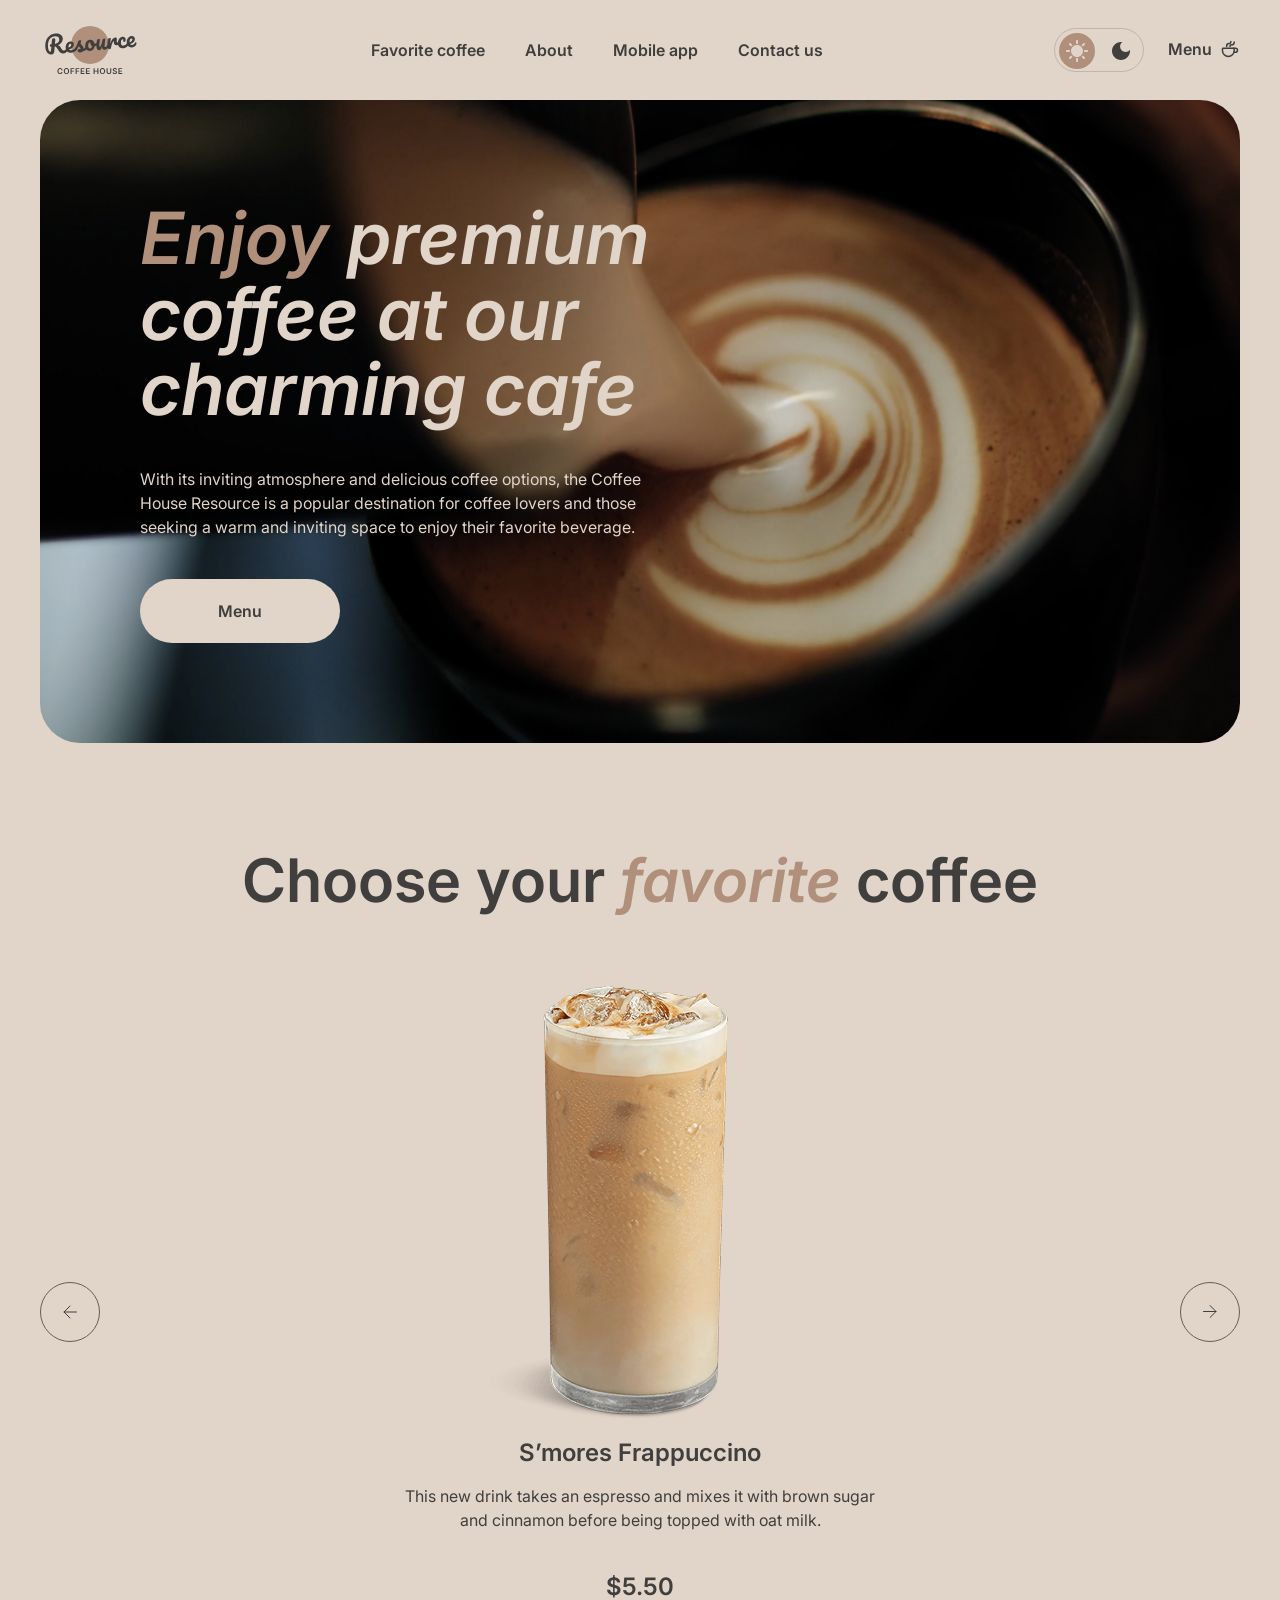
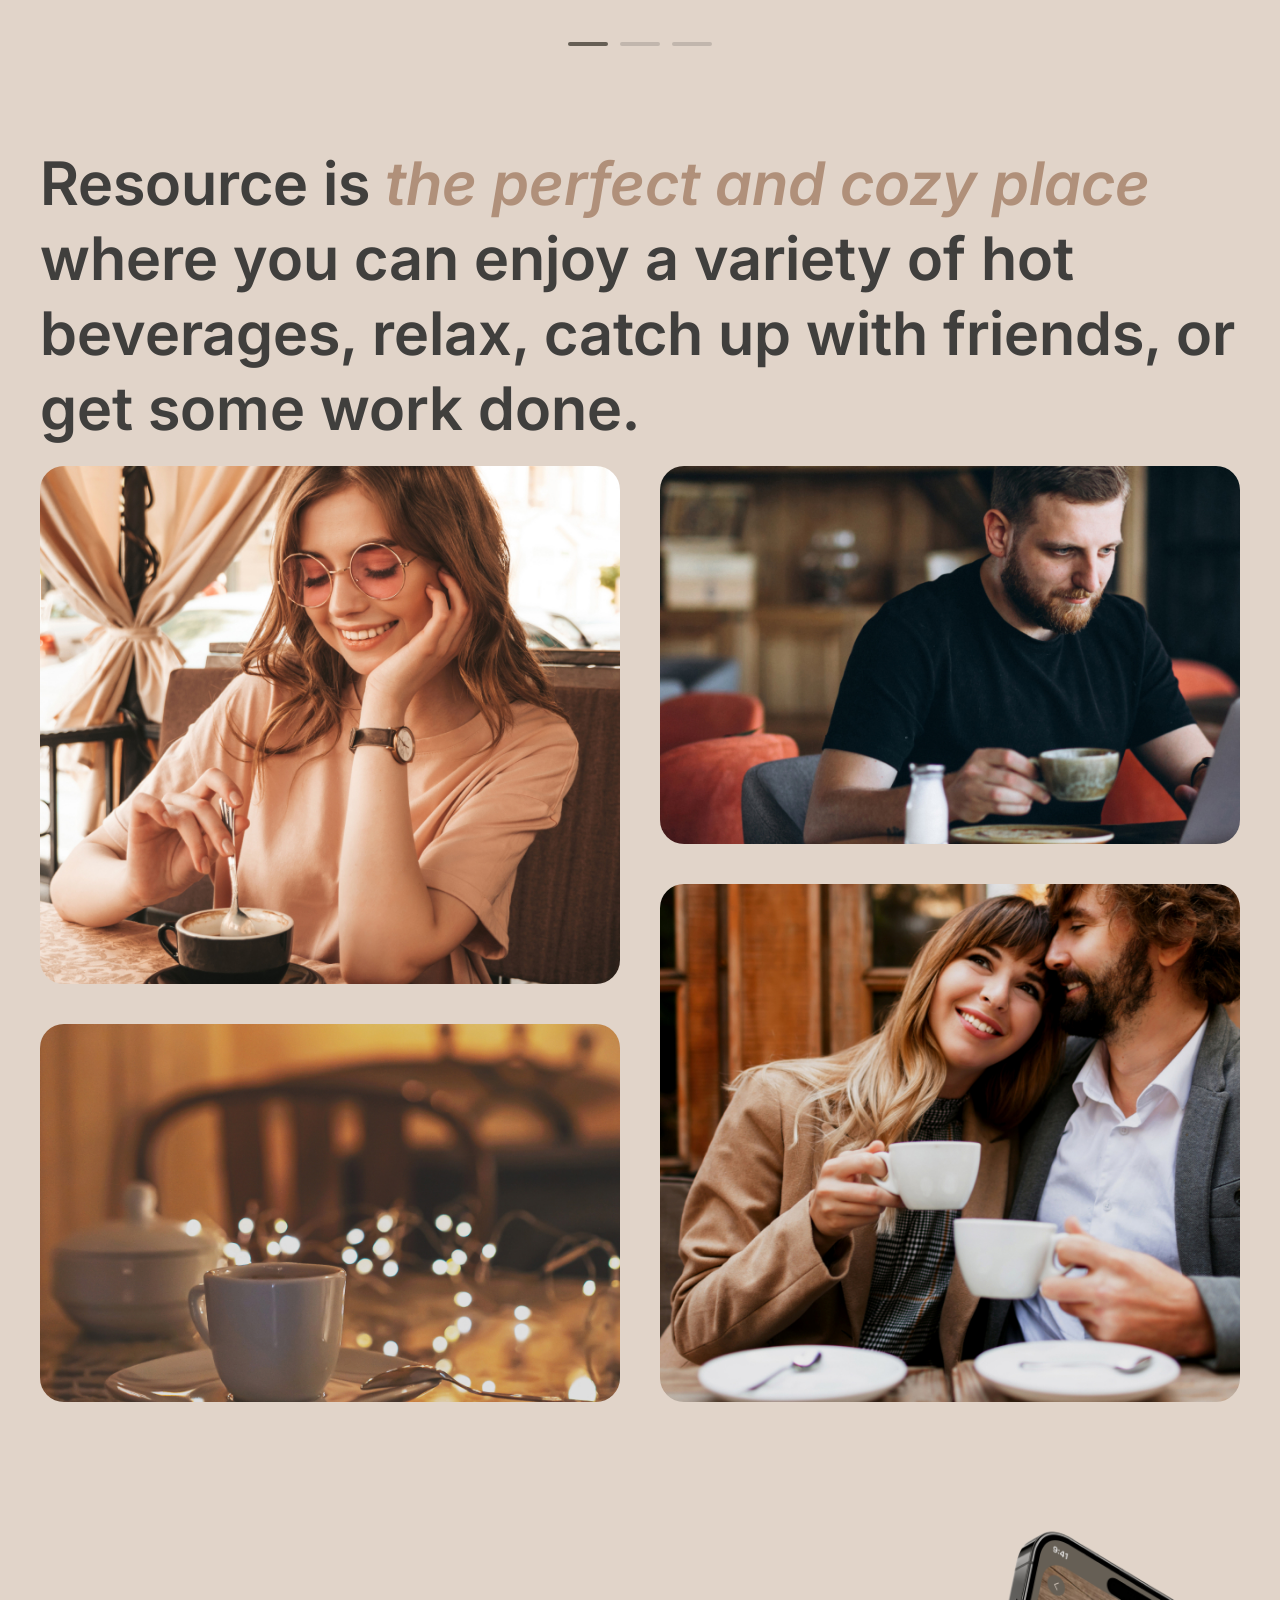
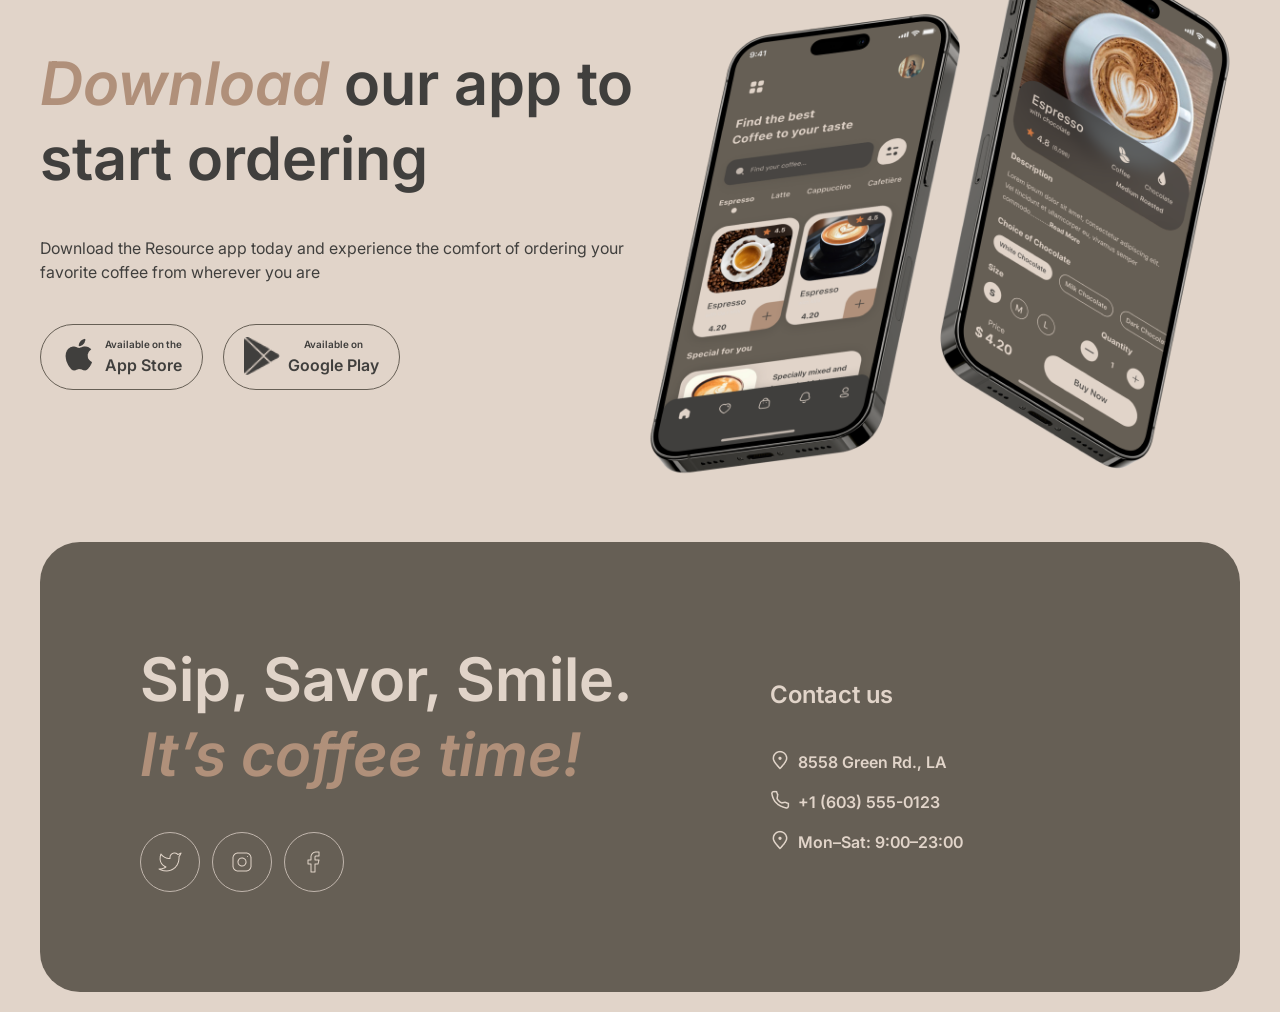
<file: index.html>
<!doctype html>
<html lang="en">
  <head>
    <meta charset="UTF-8" />
    <meta name="viewport" content="width=device-width, initial-scale=1.0" />
    <title>Coffee House</title>
    <link rel="stylesheet" href="styles/style.css" />
    <link rel="icon" href="./assets/images/icon.ico" type="image/x-icon" />
    <script src="./scripts/products.js" defer></script>
    <script src="scripts/script.js" defer></script>
  </head>
  <body>
    <div class="wrapper">
      <header class="header">
        <div class="header__container">
          <div class="header__body">
            <a href="#" class="header__logo">
              <img
                src="./assets/images/logo.svg"
                alt="logo"
                class="header__img header__img_light"
              />
              <img
                src="./assets/images/logo-dark.svg"
                alt="logo"
                class="header__img header__img_dark"
              />
            </a>
            <nav class="header__menu menu">
              <ul class="menu__list">
                <li class="menu__item">
                  <a href="#favorite" class="menu__link">Favorite coffee</a>
                </li>
                <li class="menu__item">
                  <a href="#about" class="menu__link">About</a>
                </li>
                <li class="menu__item">
                  <a href="#app" class="menu__link">Mobile app</a>
                </li>
                <li class="menu__item">
                  <a href="#footer" class="menu__link">Contact us</a>
                </li>
                <li class="menu__item menu__item_hide">
                  <a href="menu.html" class="menu__link menu__link_cup">Menu</a>
                  <img src="./assets/images/cup.svg" alt="cup" class="menu__img" />
                  <img
                    src="./assets/images/cup-dark.svg"
                    alt="cup"
                    class="menu__img menu__img_dark"
                  />
                </li>
              </ul>
            </nav>
            <div class="right">
              <div class="control">
                <div class="control_body">
                  <div class="control_light">
                    <svg
                      class="icon-l-default"
                      width="36"
                      height="36"
                      viewBox="0 0 36 36"
                      fill="none"
                      xmlns="http://www.w3.org/2000/svg"
                    >
                      <rect width="36" height="36" rx="18" fill="#B0907A" />
                      <path
                        d="M17 10V8C17 7.45 17.45 7 18 7C18.55 7 19 7.45 19 8V10C19 10.55 18.55 11 18 11C17.45 11 17 10.55 17 10ZM24.36 13.05L25.77 11.63C26.16 11.24 26.16 10.61 25.77 10.22C25.38 9.83 24.75 9.83 24.36 10.22L22.95 11.64C22.56 12.03 22.56 12.66 22.95 13.05C23.34 13.44 23.97 13.44 24.36 13.05ZM28 17H26C25.45 17 25 17.45 25 18C25 18.55 25.45 19 26 19H28C28.55 19 29 18.55 29 18C29 17.45 28.55 17 28 17ZM18 25C17.45 25 17 25.45 17 26V28C17 28.55 17.45 29 18 29C18.55 29 19 28.55 19 28V26C19 25.45 18.55 25 18 25ZM11.64 13.05L10.22 11.64C9.83 11.25 9.83 10.61 10.22 10.23C10.61 9.85 11.25 9.84 11.63 10.23L13.04 11.64C13.43 12.03 13.43 12.67 13.04 13.05C12.65 13.43 12.02 13.44 11.64 13.05ZM22.95 22.95C22.56 23.34 22.56 23.98 22.95 24.36L24.36 25.77C24.75 26.16 25.39 26.16 25.77 25.77C26.16 25.38 26.16 24.74 25.77 24.36L24.36 22.95C23.98 22.56 23.34 22.56 22.95 22.95ZM8 19H10C10.55 19 11 18.55 11 18C11 17.45 10.55 17 10 17H8C7.45 17 7 17.45 7 18C7 18.55 7.45 19 8 19ZM11.64 25.78L13.05 24.37C13.44 23.98 13.44 23.34 13.05 22.96C12.66 22.58 12.02 22.57 11.64 22.96L10.23 24.37C9.84 24.76 9.84 25.4 10.23 25.78C10.61 26.17 11.25 26.17 11.64 25.78ZM18 12C14.69 12 12 14.69 12 18C12 21.31 14.69 24 18 24C21.31 24 24 21.31 24 18C24 14.69 21.31 12 18 12Z"
                        fill="#E1D4C9"
                      />
                    </svg>
                    <svg
                      class="icon-l-hover"
                      width="36"
                      height="36"
                      viewBox="0 0 44 40"
                      fill="none"
                      xmlns="http://www.w3.org/2000/svg"
                    >
                      <path
                        d="M21 12V10C21 9.45 21.45 9 22 9C22.55 9 23 9.45 23 10V12C23 12.55 22.55 13 22 13C21.45 13 21 12.55 21 12ZM28.36 15.05L29.77 13.63C30.16 13.24 30.16 12.61 29.77 12.22C29.38 11.83 28.75 11.83 28.36 12.22L26.95 13.64C26.56 14.03 26.56 14.66 26.95 15.05C27.34 15.44 27.97 15.44 28.36 15.05ZM32 19H30C29.45 19 29 19.45 29 20C29 20.55 29.45 21 30 21H32C32.55 21 33 20.55 33 20C33 19.45 32.55 19 32 19ZM22 27C21.45 27 21 27.45 21 28V30C21 30.55 21.45 31 22 31C22.55 31 23 30.55 23 30V28C23 27.45 22.55 27 22 27ZM15.64 15.05L14.22 13.64C13.83 13.25 13.83 12.61 14.22 12.23C14.61 11.85 15.25 11.84 15.63 12.23L17.04 13.64C17.43 14.03 17.43 14.67 17.04 15.05C16.65 15.43 16.02 15.44 15.64 15.05ZM26.95 24.95C26.56 25.34 26.56 25.98 26.95 26.36L28.36 27.77C28.75 28.16 29.39 28.16 29.77 27.77C30.16 27.38 30.16 26.74 29.77 26.36L28.36 24.95C27.98 24.56 27.34 24.56 26.95 24.95ZM12 21H14C14.55 21 15 20.55 15 20C15 19.45 14.55 19 14 19H12C11.45 19 11 19.45 11 20C11 20.55 11.45 21 12 21ZM15.64 27.78L17.05 26.37C17.44 25.98 17.44 25.34 17.05 24.96C16.66 24.58 16.02 24.57 15.64 24.96L14.23 26.37C13.84 26.76 13.84 27.4 14.23 27.78C14.61 28.17 15.25 28.17 15.64 27.78ZM22 14C18.69 14 16 16.69 16 20C16 23.31 18.69 26 22 26C25.31 26 28 23.31 28 20C28 16.69 25.31 14 22 14Z"
                        fill="#E1D4C9"
                      />
                    </svg>
                  </div>
                  <div class="control_dark">
                    <svg
                      class="icon-default"
                      width="36"
                      height="36"
                      viewBox="0 0 36 36"
                      fill="none"
                      xmlns="http://www.w3.org/2000/svg"
                    >
                      <path
                        d="M18 9C13.03 9 9 13.03 9 18C9 22.97 13.03 27 18 27C22.97 27 27 22.97 27 18C27 17.54 26.96 17.08 26.9 16.64C25.92 18.01 24.32 18.9 22.5 18.9C19.52 18.9 17.1 16.48 17.1 13.5C17.1 11.69 17.99 10.08 19.36 9.1C18.92 9.04 18.46 9 18 9Z"
                        fill="#403F3D"
                      />
                    </svg>
                    <svg
                      class="icon-hover"
                      width="36"
                      height="36"
                      viewBox="0 0 36 36"
                      fill="none"
                      xmlns="http://www.w3.org/2000/svg"
                    >
                      <rect width="36" height="36" rx="18" fill="#665F55" />
                      <path
                        d="M18 9C13.03 9 9 13.03 9 18C9 22.97 13.03 27 18 27C22.97 27 27 22.97 27 18C27 17.54 26.96 17.08 26.9 16.64C25.92 18.01 24.32 18.9 22.5 18.9C19.52 18.9 17.1 16.48 17.1 13.5C17.1 11.69 17.99 10.08 19.36 9.1C18.92 9.04 18.46 9 18 9Z"
                        fill="#E1D4C9"
                      />
                    </svg>
                  </div>
                </div>
              </div>
              <div class="menu__menu">
                <a href="menu.html" class="menu__link menu__link_cup">
                  <span>Menu</span>
                  <img src="./assets/images/cup.svg" alt="cup" class="menu__cup" />
                  <img
                    src="./assets/images/cup-dark.svg"
                    alt="cup"
                    class="menu__cup menu__cup_dark"
                  />
                </a>
              </div>
              <div class="header__icon">
                <span></span>
              </div>
            </div>
          </div>
        </div>
      </header>
      <main class="mainpage">
        <section class="hero">
          <div class="hero__container">
            <div class="hero__body">
              <div class="hero__block">
                <h1 class="hero__title"><span>Enjoy</span> premium coffee at our charming cafe</h1>
                <p class="hero__substring">
                  With its inviting atmosphere and delicious coffee options, the Coffee House
                  Resource is a popular destination for coffee lovers and those seeking a warm and
                  inviting space to enjoy their favorite beverage.
                </p>
                <a href="menu.html" class="hero__link">
                  <span>Menu</span>
                  <img src="./assets/images/cup.svg" alt="icon" class="hero__icon" />
                  <img
                    src="./assets/images/cup-dark.svg"
                    alt="icon"
                    class="hero__icon hero__icon_dark"
                  />
                </a>
              </div>
            </div>
          </div>
        </section>
        <section class="products" id="favorite">
          <div class="products__container">
            <div class="products__body">
              <h2 class="products__title title">Choose your <span>favorite</span> coffee</h2>
              <div class="products__slider slider">
                <div class="slider__body">
                  <div class="slider__line">
                    <div class="slider__slide slide">
                      <div class="slide__image">
                        <img src="./assets/images/frapp.png" alt="frapp" class="slide__img" />
                      </div>
                      <div class="slide__content">
                        <h3 class="slide__title">S’mores Frappuccino</h3>
                        <p class="slide__subtitle">
                          This new drink takes an espresso and mixes it with brown sugar and
                          cinnamon before being topped with oat milk.
                        </p>
                        <span class="slide__price"> $5.50 </span>
                      </div>
                    </div>
                    <div class="slider__slide slide">
                      <div class="slide__image">
                        <img src="./assets/images/caramel.png" alt="caramel" class="slide__img" />
                      </div>
                      <div class="slide__content">
                        <h3 class="slide__title">Caramel Macchiato</h3>
                        <p class="slide__subtitle">
                          Fragrant and unique classic espresso with rich caramel-peanut syrup, with
                          the addition of delicate cream under whipped thick foam.
                        </p>
                        <span class="slide__price"> $5.00 </span>
                      </div>
                    </div>
                    <div class="slider__slide slide">
                      <div class="slide__image">
                        <img src="./assets/images/ice.png" alt="ice" class="slide__img" />
                      </div>
                      <div class="slide__content">
                        <h3 class="slide__title">Ice coffee</h3>
                        <p class="slide__subtitle">
                          A popular summer drink that tones and invigorates. Prepared from coffee,
                          milk and ice.
                        </p>
                        <span class="slide__price"> $4.50 </span>
                      </div>
                    </div>
                  </div>
                </div>
                <div class="slider__pagination">
                  <button class="slider__btn act"></button>
                  <button class="slider__btn"></button>
                  <button class="slider__btn"></button>
                </div>
                <div class="slider__arrow slider__arrow_left">
                  <svg
                    class="_left"
                    width="24"
                    height="24"
                    viewBox="0 0 24 24"
                    fill="none"
                    xmlns="http://www.w3.org/2000/svg"
                  >
                    <path
                      d="M18.5 12H6M12 18L6 12L12 6"
                      stroke-linecap="round"
                      stroke-linejoin="round"
                    />
                  </svg>
                </div>
                <div class="slider__arrow slider__arrow_right">
                  <svg
                    class="_right"
                    width="14"
                    height="13"
                    viewBox="0 0 14 13"
                    fill="none"
                    xmlns="http://www.w3.org/2000/svg"
                  >
                    <path
                      d="M0.5 6.5H13M7 12.5L13 6.5L7 0.5"
                      stroke-linecap="round"
                      stroke-linejoin="round"
                    />
                  </svg>
                </div>
              </div>
            </div>
          </div>
        </section>
        <section class="resource" id="about">
          <div class="resource__container">
            <div class="resource__body">
              <h2 class="resource__title title">
                Resource is <span>the perfect and cozy place</span> where you can enjoy a variety of
                hot beverages, relax, catch up with friends, or get some work done.
              </h2>
              <div class="resource__gallery">
                <div class="resource__col">
                  <div class="resource__img-wrap resource__img-wrap_tall">
                    <img src="./assets/images/img1.jpg" alt="image" class="resource__img" />
                  </div>
                  <div class="resource__img-wrap resource__img-wrap_short">
                    <img src="./assets/images/img2.jpg" alt="image" class="resource__img _hide" />
                  </div>
                </div>
                <div class="resource__col">
                  <div class="resource__img-wrap resource__img-wrap_short">
                    <img src="./assets/images/img3.jpg" alt="image" class="resource__img" />
                  </div>
                  <div class="resource__img-wrap resource__img-wrap_tall">
                    <img src="./assets/images/img4.jpg" alt="image" class="resource__img" />
                  </div>
                </div>
              </div>
            </div>
          </div>
        </section>
        <section class="app" id="app">
          <div class="app__container">
            <div class="app__body">
              <div class="app__left">
                <h2 class="app__title title"><span>Download</span> our app to start ordering</h2>
                <div class="app__subtitle">
                  Download the Resource app today and experience the comfort of ordering your
                  favorite coffee from wherever you are
                </div>
                <div class="app__btns">
                  <a href="#" class="app__btn btn">
                    <div class="btn__image">
                      <img
                        src="./assets/images/app.png"
                        alt="play"
                        class="btn__img btn__img_light"
                      />
                      <img
                        src="./assets/images/app-dark.png"
                        alt="play"
                        class="btn__img btn__img_hide"
                      />
                    </div>
                    <div class="btn__text">
                      <span class="btn__title">Available on the</span>
                      <span class="btn__name">App Store</span>
                    </div>
                  </a>
                  <a href="#" class="app__btn btn">
                    <div class="btn__image">
                      <img
                        src="./assets/images/play.png"
                        alt="play"
                        class="btn__img btn__img_light"
                      />
                      <img
                        src="./assets/images/play-dark.png"
                        alt="play"
                        class="btn__img btn__img_hide"
                      />
                    </div>
                    <div class="btn__text">
                      <span class="btn__title">Available on</span>
                      <span class="btn__name">Google Play</span>
                    </div>
                  </a>
                </div>
              </div>
              <div class="app__right">
                <img src="./assets/images/phone.png" alt="phone" class="app__image" />
              </div>
            </div>
          </div>
        </section>
      </main>
      <footer class="footer" id="footer">
        <div class="footer__container">
          <div class="footer__body">
            <div class="footer__info">
              <div class="footer__title title">
                Sip, Savor, Smile. <span>It’s coffee time!</span>
              </div>
              <div class="footer__social">
                <a href="#" class="footer__link">
                  <img src="./assets/images/twt.png" alt="twt" class="footer__img" />
                </a>
                <a href="#" class="footer__link">
                  <img src="./assets/images/inst.png" alt="inst" class="footer__img" />
                </a>
                <a href="#" class="footer__link">
                  <img src="./assets/images/fb.png" alt="fb" class="footer__img" />
                </a>
              </div>
            </div>
            <div class="footer__contacts contacts">
              <span class="contacts__title">Contact us</span>
              <div class="contacts__block">
                <a
                  href="https://maps.app.goo.gl/datBsi4hjNVV6nEj8"
                  target="_blank"
                  class="contacts__contact contacts__contact_address"
                  >8558 Green Rd., LA</a
                >
                <a href="tel:+16035550123" class="contacts__contact contacts__contact_phone"
                  >+1 (603) 555-0123</a
                >
                <div class="contacts__contact contacts__contact_hours">Mon–Sat: 9:00–23:00</div>
              </div>
            </div>
          </div>
        </div>
      </footer>
    </div>
  </body>
</html>
</file>
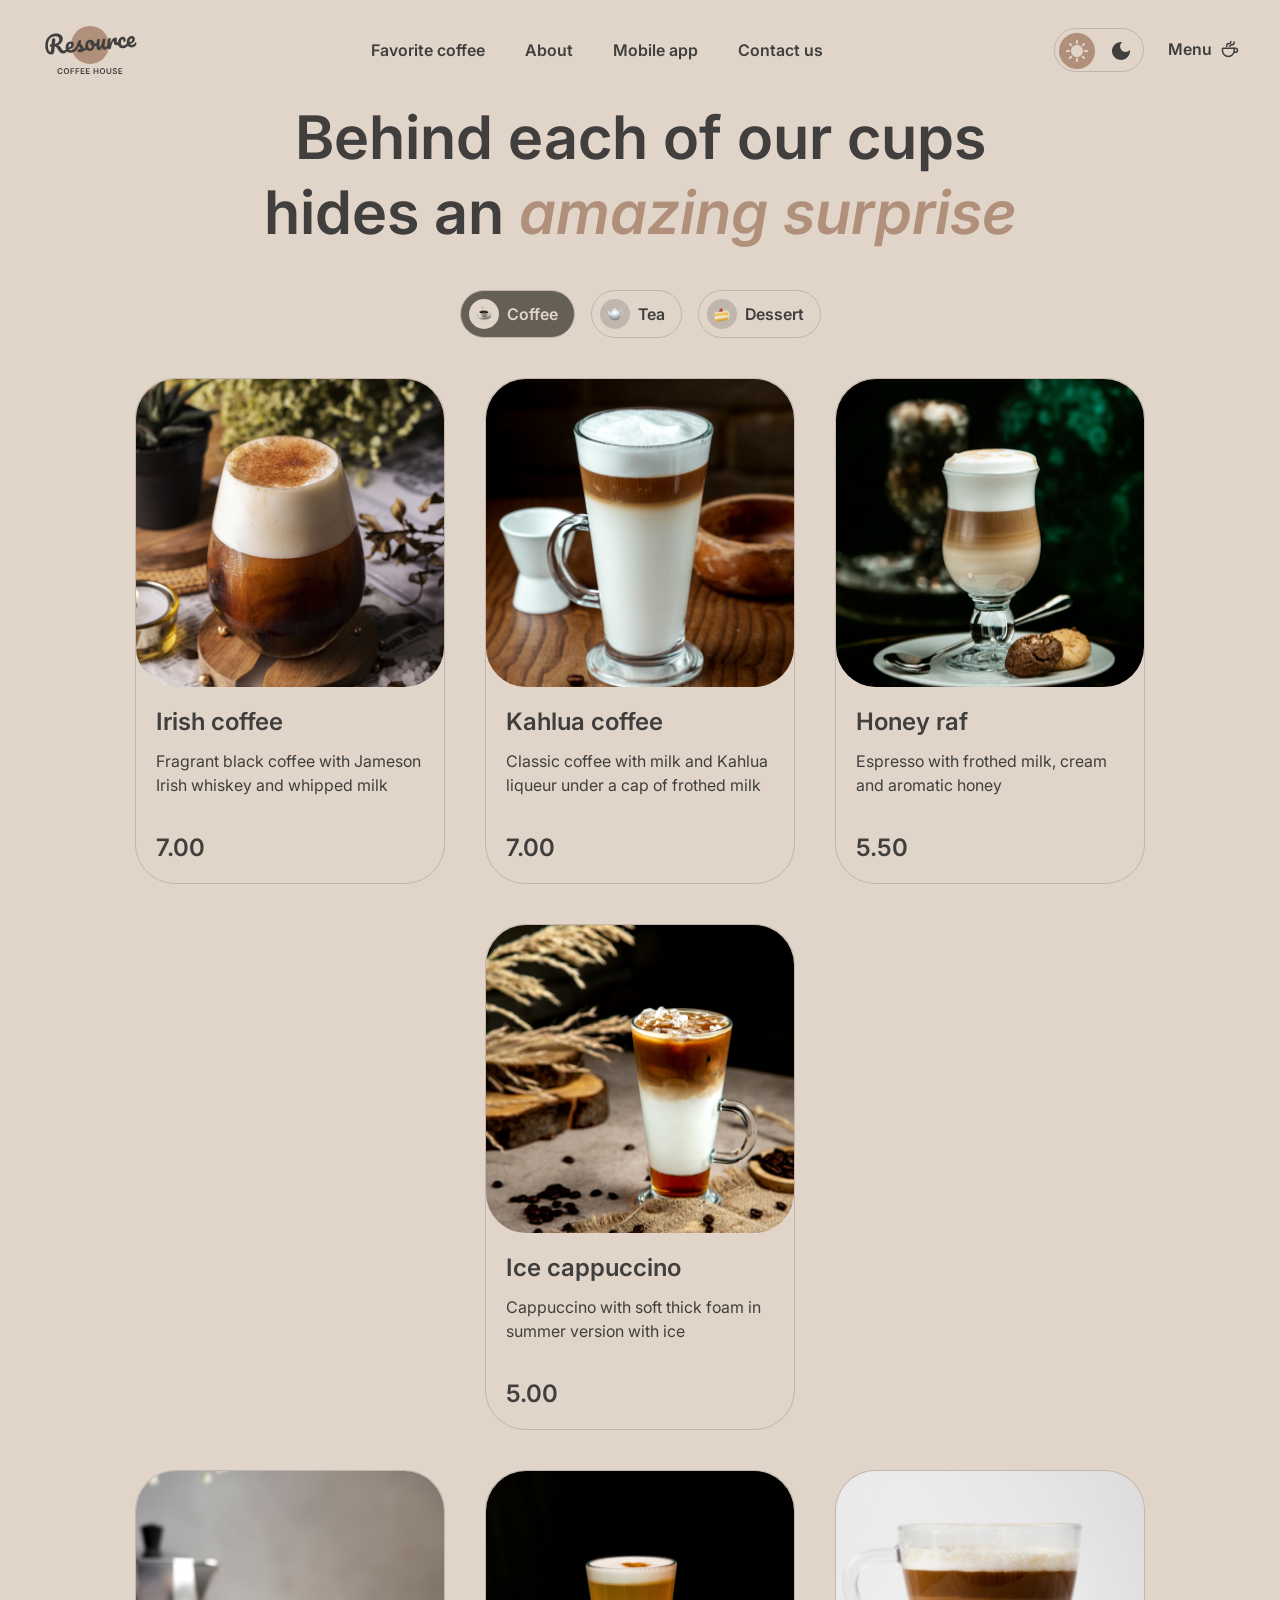
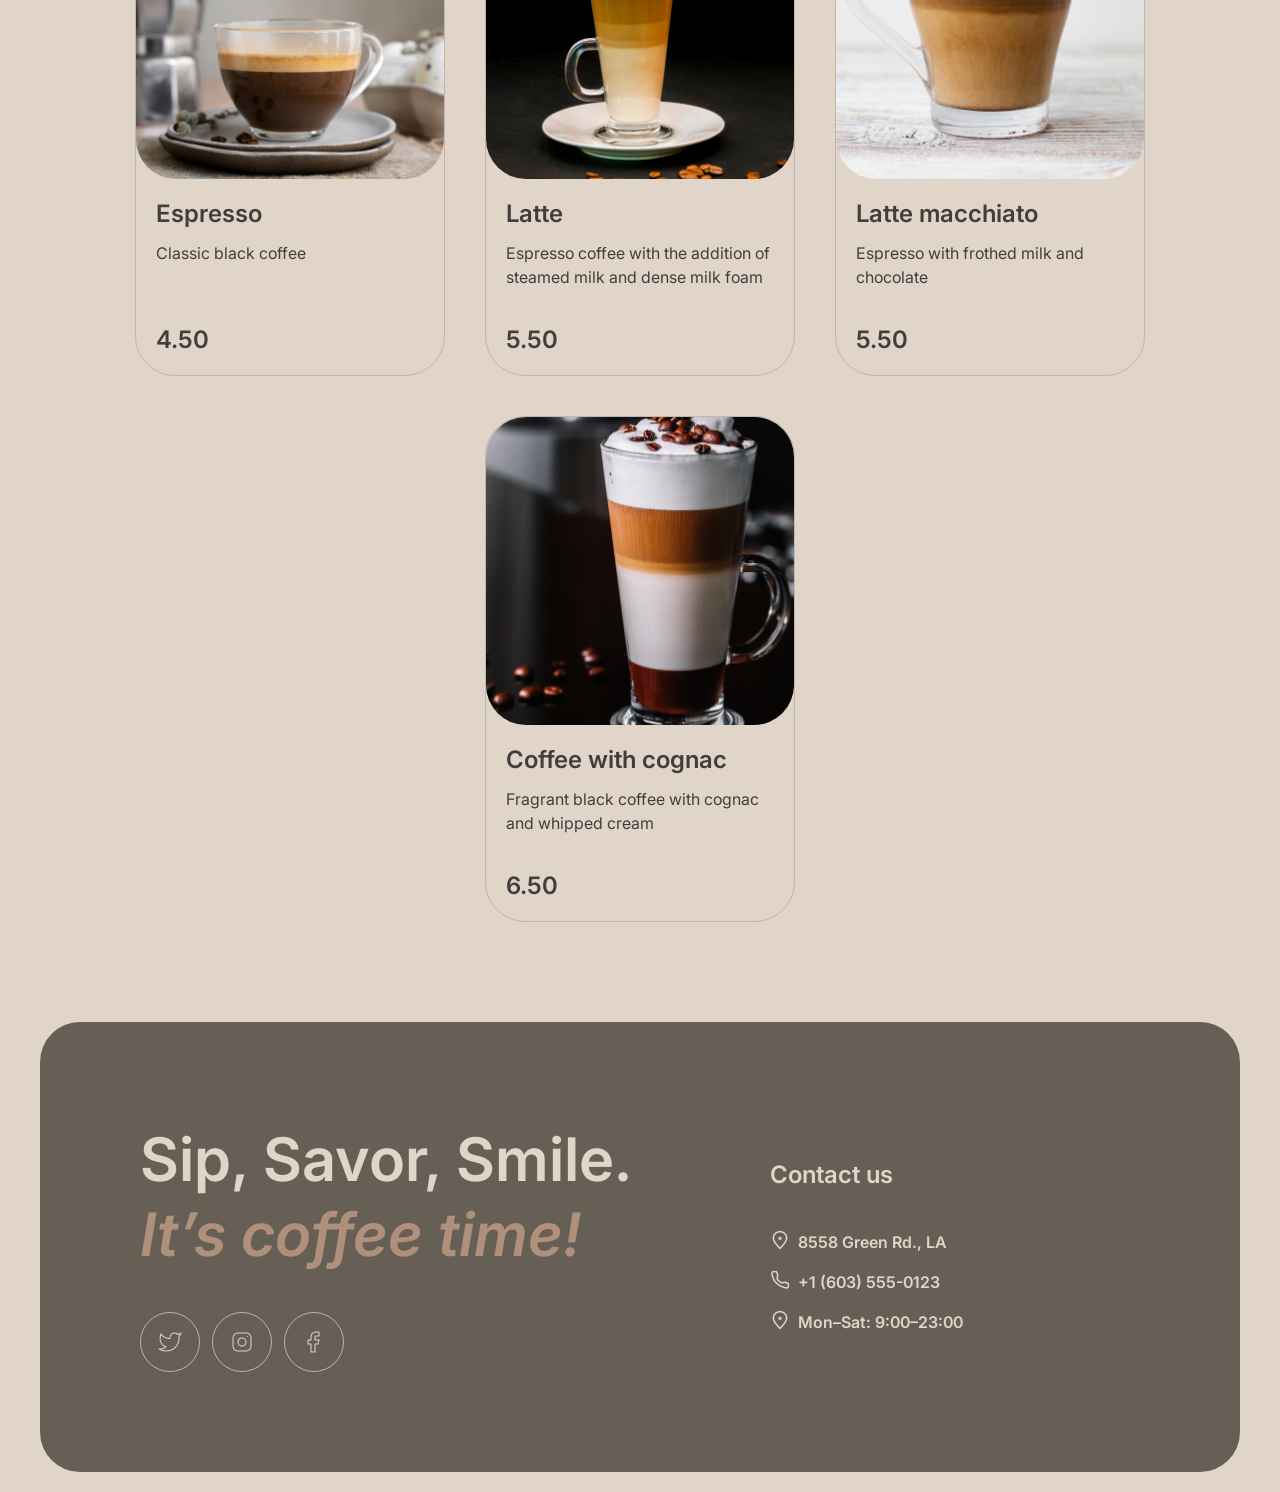
<file: menu.html>
<!doctype html>
<html lang="en">
  <head>
    <meta charset="UTF-8" />
    <meta name="viewport" content="width=device-width, initial-scale=1.0" />
    <title>Coffee House</title>
    <link rel="stylesheet" href="styles/style.css" />
    <link rel="icon" href="./assets/images/icon.ico" type="image/x-icon" />
    <script src="./scripts/products.js" defer></script>
    <script src="scripts/script.js" defer></script>
  </head>
  <body>
    <div class="wrapper">
      <header class="header">
        <div class="header__container">
          <div class="header__body">
            <a href="index.html" class="header__logo">
              <img
                src="./assets/images/logo.svg"
                alt="logo"
                class="header__img header__img_light"
              />
              <img
                src="./assets/images/logo-dark.svg"
                alt="logo"
                class="header__img header__img_dark"
              />
            </a>
            <nav class="header__menu menu">
              <ul class="menu__list">
                <li class="menu__item">
                  <a href="index.html#favorite" class="menu__link">Favorite coffee</a>
                </li>
                <li class="menu__item">
                  <a href="index.html#about" class="menu__link">About</a>
                </li>
                <li class="menu__item">
                  <a href="index.html#app" class="menu__link">Mobile app</a>
                </li>
                <li class="menu__item">
                  <a href="#footer" class="menu__link">Contact us</a>
                </li>
                <li class="menu__item menu__item_hide">
                  <a href="#" class="menu__link menu__link_cup">Menu</a>
                  <img src="./assets/images/cup.svg" alt="cup" class="menu__img" />
                  <img
                    src="./assets/images/cup-dark.svg"
                    alt="cup"
                    class="menu__img menu__img_dark"
                  />
                </li>
              </ul>
            </nav>
            <div class="right">
              <div class="control">
                <div class="control_body">
                  <div class="control_light">
                    <svg
                      class="icon-l-default"
                      width="36"
                      height="36"
                      viewBox="0 0 36 36"
                      fill="none"
                      xmlns="http://www.w3.org/2000/svg"
                    >
                      <rect width="36" height="36" rx="18" fill="#B0907A" />
                      <path
                        d="M17 10V8C17 7.45 17.45 7 18 7C18.55 7 19 7.45 19 8V10C19 10.55 18.55 11 18 11C17.45 11 17 10.55 17 10ZM24.36 13.05L25.77 11.63C26.16 11.24 26.16 10.61 25.77 10.22C25.38 9.83 24.75 9.83 24.36 10.22L22.95 11.64C22.56 12.03 22.56 12.66 22.95 13.05C23.34 13.44 23.97 13.44 24.36 13.05ZM28 17H26C25.45 17 25 17.45 25 18C25 18.55 25.45 19 26 19H28C28.55 19 29 18.55 29 18C29 17.45 28.55 17 28 17ZM18 25C17.45 25 17 25.45 17 26V28C17 28.55 17.45 29 18 29C18.55 29 19 28.55 19 28V26C19 25.45 18.55 25 18 25ZM11.64 13.05L10.22 11.64C9.83 11.25 9.83 10.61 10.22 10.23C10.61 9.85 11.25 9.84 11.63 10.23L13.04 11.64C13.43 12.03 13.43 12.67 13.04 13.05C12.65 13.43 12.02 13.44 11.64 13.05ZM22.95 22.95C22.56 23.34 22.56 23.98 22.95 24.36L24.36 25.77C24.75 26.16 25.39 26.16 25.77 25.77C26.16 25.38 26.16 24.74 25.77 24.36L24.36 22.95C23.98 22.56 23.34 22.56 22.95 22.95ZM8 19H10C10.55 19 11 18.55 11 18C11 17.45 10.55 17 10 17H8C7.45 17 7 17.45 7 18C7 18.55 7.45 19 8 19ZM11.64 25.78L13.05 24.37C13.44 23.98 13.44 23.34 13.05 22.96C12.66 22.58 12.02 22.57 11.64 22.96L10.23 24.37C9.84 24.76 9.84 25.4 10.23 25.78C10.61 26.17 11.25 26.17 11.64 25.78ZM18 12C14.69 12 12 14.69 12 18C12 21.31 14.69 24 18 24C21.31 24 24 21.31 24 18C24 14.69 21.31 12 18 12Z"
                        fill="#E1D4C9"
                      />
                    </svg>
                    <svg
                      class="icon-l-hover"
                      width="36"
                      height="36"
                      viewBox="0 0 44 40"
                      fill="none"
                      xmlns="http://www.w3.org/2000/svg"
                    >
                      <path
                        d="M21 12V10C21 9.45 21.45 9 22 9C22.55 9 23 9.45 23 10V12C23 12.55 22.55 13 22 13C21.45 13 21 12.55 21 12ZM28.36 15.05L29.77 13.63C30.16 13.24 30.16 12.61 29.77 12.22C29.38 11.83 28.75 11.83 28.36 12.22L26.95 13.64C26.56 14.03 26.56 14.66 26.95 15.05C27.34 15.44 27.97 15.44 28.36 15.05ZM32 19H30C29.45 19 29 19.45 29 20C29 20.55 29.45 21 30 21H32C32.55 21 33 20.55 33 20C33 19.45 32.55 19 32 19ZM22 27C21.45 27 21 27.45 21 28V30C21 30.55 21.45 31 22 31C22.55 31 23 30.55 23 30V28C23 27.45 22.55 27 22 27ZM15.64 15.05L14.22 13.64C13.83 13.25 13.83 12.61 14.22 12.23C14.61 11.85 15.25 11.84 15.63 12.23L17.04 13.64C17.43 14.03 17.43 14.67 17.04 15.05C16.65 15.43 16.02 15.44 15.64 15.05ZM26.95 24.95C26.56 25.34 26.56 25.98 26.95 26.36L28.36 27.77C28.75 28.16 29.39 28.16 29.77 27.77C30.16 27.38 30.16 26.74 29.77 26.36L28.36 24.95C27.98 24.56 27.34 24.56 26.95 24.95ZM12 21H14C14.55 21 15 20.55 15 20C15 19.45 14.55 19 14 19H12C11.45 19 11 19.45 11 20C11 20.55 11.45 21 12 21ZM15.64 27.78L17.05 26.37C17.44 25.98 17.44 25.34 17.05 24.96C16.66 24.58 16.02 24.57 15.64 24.96L14.23 26.37C13.84 26.76 13.84 27.4 14.23 27.78C14.61 28.17 15.25 28.17 15.64 27.78ZM22 14C18.69 14 16 16.69 16 20C16 23.31 18.69 26 22 26C25.31 26 28 23.31 28 20C28 16.69 25.31 14 22 14Z"
                        fill="#E1D4C9"
                      />
                    </svg>
                  </div>
                  <div class="control_dark">
                    <svg
                      class="icon-default"
                      width="36"
                      height="36"
                      viewBox="0 0 36 36"
                      fill="none"
                      xmlns="http://www.w3.org/2000/svg"
                    >
                      <path
                        d="M18 9C13.03 9 9 13.03 9 18C9 22.97 13.03 27 18 27C22.97 27 27 22.97 27 18C27 17.54 26.96 17.08 26.9 16.64C25.92 18.01 24.32 18.9 22.5 18.9C19.52 18.9 17.1 16.48 17.1 13.5C17.1 11.69 17.99 10.08 19.36 9.1C18.92 9.04 18.46 9 18 9Z"
                        fill="#403F3D"
                      />
                    </svg>
                    <svg
                      class="icon-hover"
                      width="36"
                      height="36"
                      viewBox="0 0 36 36"
                      fill="none"
                      xmlns="http://www.w3.org/2000/svg"
                    >
                      <rect width="36" height="36" rx="18" fill="#665F55" />
                      <path
                        d="M18 9C13.03 9 9 13.03 9 18C9 22.97 13.03 27 18 27C22.97 27 27 22.97 27 18C27 17.54 26.96 17.08 26.9 16.64C25.92 18.01 24.32 18.9 22.5 18.9C19.52 18.9 17.1 16.48 17.1 13.5C17.1 11.69 17.99 10.08 19.36 9.1C18.92 9.04 18.46 9 18 9Z"
                        fill="#E1D4C9"
                      />
                    </svg>
                  </div>
                </div>
              </div>
              <div class="menu__menu">
                <a href="#" class="menu__link menu__link_cup">
                  <span>Menu</span>
                  <img src="./assets/images/cup.svg" alt="cup" class="menu__cup" />
                  <img
                    src="./assets/images/cup-dark.svg"
                    alt="cup"
                    class="menu__cup menu__cup_dark"
                  />
                </a>
              </div>
              <div class="header__icon">
                <span></span>
              </div>
            </div>
          </div>
        </div>
      </header>
      <main class="mainpage">
        <section class="catalog">
          <div class="catalog__container">
            <div class="catalog__body">
              <h1 class="catalog__title title">
                Behind each of our cups hides an <span>amazing surprise</span>
              </h1>
              <div class="catalog__filter filter">
                <div class="filter__item item-filter item-filter_coffee act">
                  <div class="item-filter__image">
                    <img
                      src="./assets/images/icon-coffee.png"
                      alt="coffee"
                      class="item-filter__img"
                    />
                  </div>
                  <div class="item-filter__text">Coffee</div>
                </div>
                <div class="filter__item item-filter item-filter_tea">
                  <div class="item-filter__image">
                    <img src="./assets/images/icon-tea.png" alt="tea" class="item-filter__img" />
                  </div>
                  <div class="item-filter__text">Tea</div>
                </div>
                <div class="filter__item item-filter item-filter_dessert">
                  <div class="item-filter__image">
                    <img
                      src="./assets/images/icon-dessert.png"
                      alt="dessert"
                      class="item-filter__img"
                    />
                  </div>
                  <div class="item-filter__text">Dessert</div>
                </div>
              </div>
            </div>
          </div>
        </section>
      </main>
      <footer class="footer" id="footer">
        <div class="footer__container">
          <div class="footer__body">
            <div class="footer__info">
              <div class="footer__title title">
                Sip, Savor, Smile. <span>It’s coffee time!</span>
              </div>
              <div class="footer__social">
                <a href="#" class="footer__link">
                  <img src="./assets/images/twt.png" alt="twt" class="footer__img" />
                </a>
                <a href="#" class="footer__link">
                  <img src="./assets/images/inst.png" alt="inst" class="footer__img" />
                </a>
                <a href="#" class="footer__link">
                  <img src="./assets/images/fb.png" alt="fb" class="footer__img" />
                </a>
              </div>
            </div>
            <div class="footer__contacts contacts">
              <span class="contacts__title">Contact us</span>
              <div class="contacts__block">
                <a
                  href="https://maps.app.goo.gl/datBsi4hjNVV6nEj8"
                  target="_blank"
                  class="contacts__contact contacts__contact_address"
                  >8558 Green Rd., LA</a
                >
                <a href="tel:+16035550123" class="contacts__contact contacts__contact_phone"
                  >+1 (603) 555-0123</a
                >
                <div class="contacts__contact contacts__contact_hours">Mon–Sat: 9:00–23:00</div>
              </div>
            </div>
          </div>
        </div>
      </footer>
    </div>
  </body>
</html>
</file>
<file: styles/style.css>
@font-face {
  font-family: 'Manrope';
  src:
    url('../assets/fonts/Manrope-Bold.woff2') format('woff2'),
    url('../assets/fonts/Manrope-Bold.woff') format('woff');
  font-weight: bold;
  font-style: normal;
  font-display: swap;
}

@font-face {
  font-family: 'Manrope';
  src:
    url('../assets/fonts/Manrope-Regular.woff2') format('woff2'),
    url('../assets/fonts/Manrope-Regular.woff') format('woff');
  font-weight: normal;
  font-style: normal;
  font-display: swap;
}

@font-face {
  font-family: 'Inter';
  src:
    url('../assets/fonts/Inter18pt-Bold.woff2') format('woff2'),
    url('../assets/fonts/Inter18pt-Bold.woff') format('woff');
  font-weight: bold;
  font-style: normal;
  font-display: swap;
}

@font-face {
  font-family: 'Inter';
  src:
    url('../assets/fonts/Inter18pt-Regular.woff2') format('woff2'),
    url('../assets/fonts/Inter18pt-Regular.woff') format('woff');
  font-weight: normal;
  font-style: normal;
  font-display: swap;
}

@font-face {
  font-family: 'Inter';
  src:
    url('../assets/fonts/Inter18pt-SemiBold.woff2') format('woff2'),
    url('../assets/fonts/Inter18pt-SemiBold.woff') format('woff');
  font-weight: 600;
  font-style: normal;
  font-display: swap;
}

@font-face {
  font-family: 'Inter';
  src:
    url('../assets/fonts/Inter18pt-SemiBoldItalic.woff2') format('woff2'),
    url('../assets/fonts/Inter18pt-SemiBoldItalic.woff') format('woff');
  font-weight: 600;
  font-style: italic;
  font-display: swap;
}

:root {
  --text-primary: #403f3d;
  --text-inverse: #e1d4c9;
  --text-accent: #b0907a;
  --background-page: #e1d4c9;
  --background-container: #665f55;
  --background-overlay: rgba(64, 63, 61, 0.8);
  --border-primary: #c1b6ad;
  --border-inverse: #665f55;
  --text-primary: #403f3d;
  --dark-text-primary: #e1d4c9;
  --dark-text-inverse: #e1d4c9;
  --dark-text-accent: #b0907a;
  --dark-bg-page: #292826;
  --dark-bg-container: #403f3d;
  --dark-bg-overlay: rgba(41, 40, 38, 0.8);
  --dark-border-primary: #665f55;
  --dark-border-inverse: #c1b6ad;
  --background-modal: #e1d4c9;
  --background-modalcontrol: #665f55;
  --dark-bg-modal: var(--dark-bg-container);
  --dark-bg-modal-control: var(--dark-bg-page);
  --font-family: 'Inter', sans-serif;
  --second-family: 'Manrope', sans-serif;
}

/* Обнуление стилей */
*,
*::before,
*::after {
  margin: 0;
  padding: 0;
  border: 0;
  -webkit-box-sizing: border-box;
  box-sizing: border-box;
}

li {
  list-style: none;
}

a:visited {
  text-decoration: none;
}

a:hover {
  text-decoration: none;
}

h1,
h2,
h3,
h4,
h5,
h6 {
  font-weight: inherit;
  font-size: inherit;
}

img {
  vertical-align: top;
}

html,
body {
  height: 100%;
  scroll-behavior: smooth;
}

html {
  font-style: 16px;
}

body {
  line-height: 1;
  background-color: var(--text-inverse);
  font-family: var(--font-family);
}
body._lock {
  overflow: hidden;
}
body.dark {
  background-color: var(--dark-bg-page);
}
.wrapper {
  overflow: hidden;
  min-height: 100%;
  display: -webkit-box;
  display: -ms-flexbox;
  display: flex;
  -webkit-box-orient: vertical;
  -webkit-box-direction: normal;
  -ms-flex-direction: column;
  flex-direction: column;
  position: relative;
}

/***************************************/
.mainpage {
  -webkit-box-flex: 1;
  -ms-flex-positive: 1;
  flex-grow: 1;
}

[class*='__container'] {
  margin: 0 auto;
  max-width: 1440px;
  padding: 0 40px;
}

@media (max-width: 399.98px) {
  [class*='__container'] {
    padding: 0 16px;
  }
}
.header__body {
  display: flex;
  position: relative;
  padding: 20px 0;
  justify-content: space-between;
}
.header__logo {
  width: 100px;
  height: 60px;
  position: relative;
  z-index: 20;
}
.header__img {
  width: 100%;
}
.header__img_dark {
  display: none;
}
.header__logo.dark .header__img_light {
  display: none;
}
.header__logo.dark .header__img_dark {
  display: block;
}
.header__icon {
  display: none;
  position: relative;
  z-index: 20;
  width: 44px;
  height: 44px;
  border: 1px solid var(--background-container);
  border-radius: 100px;
  align-self: center;
}
.header__icon.dark {
  border: 1px solid var(--dark-border-inverse);
}
.header__icon span::before,
.header__icon span::after {
  content: '';
  position: absolute;
  width: 18px;
  border-bottom: 2px solid var(--background-container);
  transition: all 0.3s ease 0s;
}
.header__icon.dark span::before,
.header__icon.dark span::after {
  border-bottom: 2px solid var(--dark-border-inverse);
}
.header__icon span::after {
  left: 13px;
  top: 16px;
}
.header__icon span::before {
  left: 13px;
  bottom: 16px;
}
.header__icon.active span::before {
  top: 50%;
  transform: rotate(-45deg) translate(0px, -50%);
}
.header__icon.active span::after {
  top: 50%;
  transform: rotate(45deg) translate(0px, 50%);
}

@media (max-width: 768.98px) {
  .header__icon {
    display: block;
  }
}
.menu {
  display: flex;
  transition: all 0.3s ease 0s;
}
@media (max-width: 768.98px) {
  .menu {
    padding: 140px 0 0 0;
    position: fixed;
    width: 100%;
    height: 100vh;
    right: -100%;
    top: 0;
    background-color: var(--text-inverse);
    z-index: 10;
  }
}
.menu.active {
  right: 0;
}
.menu.dark {
  background-color: var(--dark-bg-page);
}
.menu__list {
  width: 100%;
  column-gap: 40px;
  display: flex;
  align-items: center;
}
@media (max-width: 768.98px) {
  .menu__list {
    flex-direction: column;
    row-gap: 60px;
  }
}
.menu__link {
  text-decoration: none;
  font-weight: 600;
  font-size: 16px;
  line-height: 150%;
  color: var(--text-primary);
  border-bottom: 2px solid transparent;
  transition: border-color 0.3s ease 0s;
}
.menu__list.dark .menu__item .menu__link {
  color: var(--dark-text-primary);
}
@media (max-width: 768.98px) {
  .menu__link {
    font-weight: 600;
    font-size: 32px;
    line-height: 125%;
  }
}
.menu__link:hover {
  border-color: var(--text-primary);
}
.menu__list.dark .menu__link:hover {
  border-color: var(--dark-text-primary);
}
.menu__item_hide {
  padding: 60px 0 0 0;
  display: none;
}
.menu__img_dark {
  display: none;
}
.menu__item_hide.dark .menu__img {
  display: none;
}
.menu__item_hide.dark .menu__img_dark {
  display: block;
}
@media (max-width: 768.98px) {
  .menu__item_hide {
    display: flex;
    align-items: center;
    column-gap: 16px;
  }
  .menu__item_hide img {
    width: 40px;
    height: 40px;
  }
}
.menu__link_cup {
  display: flex;
  column-gap: 8px;
}
.right {
  display: flex;
  column-gap: 24px;
}
@media (max-width: 399.98px) {
  .right {
    column-gap: 16px;
  }
}
.control {
  display: flex;
  align-items: center;
  position: relative;
  z-index: 20;
}
.control_body {
  display: flex;
  column-gap: 8px;
  max-height: 44px;
  border: 1px solid var(--border-primary);
  border-radius: 100px;
  padding: 4px;
}
.control_light {
  cursor: pointer;
  position: relative;
  width: 36px;
  height: 36px;
}
.icon-l-default,
.icon-l-hover {
  position: absolute;
  top: 0;
  left: 0;
  transition: opacity 0.3s ease;
}
.icon-l-hover {
  opacity: 0;
}
.control_light.dark .icon-l-hover {
  opacity: 1;
}
.control_light.dark .icon-l-default {
  opacity: 0;
}
.control_light.dark:hover .icon-l-default {
  opacity: 1;
}
.control_light.dark:hover .icon-l-hover {
  opacity: 0;
}
.control_dark {
  cursor: pointer;
  position: relative;
  width: 36px;
  height: 36px;
}
.control_dark .icon-default,
.control_dark .icon-hover {
  position: absolute;
  top: 0;
  left: 0;
  transition: opacity 0.3s ease;
}
.control_dark .icon-hover {
  opacity: 0;
}
.control_dark:hover .icon-default {
  opacity: 0;
}
.control_dark:hover .icon-hover {
  opacity: 1;
}
.control_dark.dark .icon-hover {
  opacity: 1;
}
.control_dark.dark .icon-default {
  opacity: 0;
}
.menu__menu {
  display: flex;
  align-items: center;
}
.right.dark .menu__menu .menu__link {
  color: var(--dark-text-primary);
}
.right.dark .menu__menu .menu__link:hover {
  border-color: var(--dark-text-primary);
}
@media (max-width: 819.98px) {
  .menu__menu {
    display: none;
  }
}
.menu__cup_dark {
  display: none;
}
.right.dark .menu__menu .menu__link .menu__cup {
  display: none;
}
.right.dark .menu__menu .menu__link .menu__cup_dark {
  display: block;
}

/**********************************************************/
.hero {
}
.hero__container {
}
.hero__body {
  padding: 0 0 100px 0;
}
.hero__block {
  padding: 100px 0px 100px 100px;
  width: 100%;
  display: flex;
  flex-direction: column;
  row-gap: 40px;
  background: url(../assets/images/hero.jpg) no-repeat;
  background-position: center;
  object-fit: cover;
  border-radius: 40px;
}
@media (max-width: 768.98px) {
  .hero__block {
    padding: 100px 0px 100px 60px;
  }
}
@media (max-width: 656.98px) {
  .hero__block {
    padding: 60px 16px;
  }
}
.hero__title {
  max-width: 530px;
  font-weight: 600;
  font-style: italic;
  font-size: 72px;
  line-height: 105%;
  color: var(--text-inverse);
}
@media (max-width: 656.98px) {
  .hero__title {
    font-size: 40px;
  }
}
.hero__title span {
  color: var(--text-accent);
}
.hero__substring {
  max-width: 530px;
  font-weight: 400;
  font-size: 16px;
  line-height: 150%;
  color: var(--text-inverse);
}
.hero__link {
  display: flex;
  column-gap: 8px;
  align-items: center;
  border-radius: 100px;
  padding: 20px 78px;
  width: 200px;
  height: 64px;
  background: var(--text-inverse);
  font-weight: 600;
  font-size: 16px;
  line-height: 150%;
  text-align: center;
  color: var(--text-primary);
  cursor: pointer;
  text-decoration: none;
  transition: all 0.3s ease 0s;
}
.hero__link.dark {
  background: var(--dark-bg-page);
  color: var(--dark-text-primary);
}
.hero__icon {
  opacity: 0;
}
.hero__link:hover .hero__icon {
  opacity: 1;
}
.hero__icon_dark {
  display: none;
}
.hero__link.dark .hero__icon {
  display: none;
}
.hero__link.dark .hero__icon_dark {
  display: block;
}
/*****************************************/
.resource__body {
  padding: 0 0 100px 0;
}
.title {
  font-weight: 600;
  font-size: 60px;
  line-height: 125%;
  color: var(--text-primary);
}
.title.dark {
  color: var(--dark-text-primary);
}
@media (max-width: 656.98px) {
  .title {
    font-size: 32px;
  }
}
.title span {
  color: var(--text-accent);
  font-style: italic;
}
.resource__gallery {
  padding: 20px 0 0 0;
  display: flex;
  gap: 40px;
}
@media (max-width: 768.98px) {
  .resource__gallery {
    flex-direction: column;
  }
}
.resource__col {
  display: flex;
  flex-direction: column;
  gap: 40px;
  flex: 1 1 0;
}

.resource__img-wrap {
  position: relative;
  width: 100%;
  overflow: hidden;
  border-radius: 24px;
}

.resource__img-wrap_tall {
  aspect-ratio: 660 / 590;
}

.resource__img-wrap_short {
  aspect-ratio: 660 / 430;
}

.resource__img {
  transform: scale(1.1);
  width: 100%;
  height: 100%;
  object-fit: cover;
  display: block;
  transition: transform 0.4s ease;
}

.resource__img-wrap:hover .resource__img {
  transform: scale(1);
}
@media (max-width: 768.98px) {
  .resource__img-wrap_short {
    display: none;
  }
}
/*********************************************/
.products__body {
  padding: 0 0 100px 0;
}
.products__title {
  text-align: center;
}
.slider {
  padding: 40px 0 0 0;
  position: relative;
}
.slider__body {
  padding: 0 0 40px 0;
  overflow: hidden;
}
.slider__line {
  display: flex;
  align-items: stretch;
}
.slider__line.animate {
  transition: transform 0.4s ease 0s;
}
.slide {
  flex: 1 0 100%;
  display: flex;
  flex-direction: column;
  align-items: center;
  justify-content: stretch;
}
.slide__image {
  max-width: 480px;
}
.slide__img {
  width: 100%;
}
.slide__content {
  max-width: 480px;
  display: flex;
  flex-direction: column;
  align-items: center;
  justify-content: stretch;
  height: 100%;
  row-gap: 16px;
}
.slide__title {
  font-weight: 600;
  font-size: 24px;
  line-height: 125%;
  text-align: center;
  color: var(--text-primary);
}
.slide__subtitle {
  flex-grow: 1;
  font-weight: 400;
  font-size: 16px;
  line-height: 150%;
  text-align: center;
  color: var(--text-primary);
}
.slide__price {
  font-weight: 600;
  font-size: 24px;
  line-height: 125%;
  text-align: center;
  color: var(--text-primary);
}
.slider__line.dark .slide .slide__content .slide__title {
  color: var(--dark-text-primary);
}
.slider__line.dark .slide .slide__content .slide__subtitle {
  color: var(--dark-text-primary);
}
.slider__line.dark .slide .slide__content .slide__price {
  color: var(--dark-text-primary);
}
.slider__pagination {
  display: flex;
  column-gap: 12px;
  justify-content: center;
}
.slider__btn {
  width: 40px;
  height: 4px;
  border-radius: 100px;
  background-color: var(--border-primary);
}
.slider__btn.act {
  background-color: var(--background-container);
}
.slider__pagination.dark .slider__btn {
  background-color: var(--dark-border-primary);
}
.slider__pagination.dark .slider__btn.act {
  background-color: var(--dark-border-inverse);
}
.slider__arrow {
  position: absolute;
  border: 1px solid var(--background-container);
  border-radius: 100px;
  width: 60px;
  height: 60px;
  display: flex;
  justify-content: center;
  align-items: center;
  cursor: pointer;
  transition: all 0.3s ease 0s;
}
.slider__arrow:hover {
  background: var(--background-container);
}
._left {
  stroke: #403f3d;
}
.slider__arrow:hover ._left {
  stroke: #e1d4c9;
}
._right {
  stroke: #403f3d;
}
.slider__arrow:hover ._right {
  stroke: #e1d4c9;
}
.slider__pagination.dark ~ .slider__arrow {
  background: var(--background-container);
}
.slider__pagination.dark ~ .slider__arrow ._left,
.slider__pagination.dark ~ .slider__arrow ._right {
  stroke: #e1d4c9;
}
@media (max-width: 656.98px) {
  .slider__arrow {
    display: none;
  }
}
.slider__arrow_left {
  top: 50%;
  left: 0;
}
.slider__arrow_right {
  top: 50%;
  right: 0;
}
/*************************************************/
.app__body {
  padding: 0 0 40px 0;
  display: flex;
}
@media (max-width: 1010.98px) {
  .app__body {
    flex-direction: column;
    row-gap: 40px;
  }
}
.app__left {
  padding: 144px 0 0 0;
  display: flex;
  flex-direction: column;
  row-gap: 40px;
}
@media (max-width: 1010.98px) {
  .app__left {
    padding: 0 0;
  }
}
.app__title {
  max-width: 630px;
}
.title {
}
.app__body.dark .app__title {
  color: var(--dark-text-primary);
}
.app__subtitle {
  max-width: 630px;
  font-weight: 400;
  font-size: 16px;
  line-height: 150%;
  color: var(--text-primary);
}
.app__body.dark .app__subtitle {
  color: var(--dark-text-primary);
}
.app__btns {
  display: flex;
  column-gap: 20px;
}
@media (max-width: 656.98px) {
  .app__btns {
    max-width: 200px;
    flex-direction: column;
    row-gap: 20px;
  }
}
.btn {
  display: flex;
  padding: 12px 20px;
  column-gap: 8px;
  border: 1px solid var(--background-container);
  border-radius: 100px;
  text-decoration: none;
  color: var(--text-primary);
  transition: all 0.3s ease 0s;
}
.btn:hover {
  color: var(--dark-text-primary);
  border: 1px solid var(--dark-border-inverse);
  background: var(--background-container);
}
.btn:hover .btn__img_light {
  display: none;
}
.btn:hover .btn__img_hide {
  display: block;
}
.app__body.dark .app__btns .btn {
  color: var(--dark-text-primary);
  border: 1px solid var(--dark-border-inverse);
}
.btn__image {
  width: 36px;
}

.btn__img {
  width: 100%;
}
.btn__img_hide {
  display: none;
}
.app__body.dark .app__btns .btn .btn__img_hide {
  display: block;
}
.app__body.dark .app__btns .btn .btn__img_light {
  display: none;
}
.btn__text {
  display: flex;
  flex-direction: column;
  row-gap: 2px;
}
.btn__title {
  font-weight: 600;
  font-size: 10px;
  line-height: 140%;
  text-align: center;
}
.btn__name {
  font-weight: 600;
  font-size: 16px;
  line-height: 150%;
}
.app_right {
  max-width: 630px;
}
@media (max-width: 1010.98px) {
  .app__right {
    padding: 0 29px;
    display: flex;
    text-align: center;
    justify-content: center;
  }
}
.app__image {
  max-width: 100%;
}

/**************************************/
.footer {
  padding: 0 0 20px 0;
}
.footer__body {
  width: 100%;
  padding: 100px 100px;
  border-radius: 40px;
  background: var(--background-container);
  display: flex;
  column-gap: 100px;
}
@media (max-width: 1115.98px) {
  .footer__body {
    padding: 100px 60px;
    flex-direction: column;
    row-gap: 100px;
  }
}
@media (max-width: 656.98px) {
  .footer__body {
    width: 100%;
    padding: 60px 16px;
    flex-direction: column;
    row-gap: 40px;
  }
}

.footer__info {
  display: flex;
  flex-direction: column;
  row-gap: 40px;
}
.footer__title {
  max-width: 530px;
  color: var(--text-inverse);
}
@media (max-width: 656.98px) {
  .footer__title {
    max-width: 314px;
  }
}
.footer__social {
  display: flex;
  column-gap: 12px;
}
.footer__link {
  border: 1px solid var(--border-primary);
  border-radius: 100px;
  width: 60px;
  height: 60px;
  display: flex;
  justify-content: center;
  align-items: center;
  transition: all 0.3s ease 0s;
}
.footer__link:hover {
  background: var(--dark-bg-page);
  border: 1px solid var(--dark-bg-page);
}
.contacts {
  display: flex;
  flex-direction: column;
  row-gap: 40px;
  justify-content: center;
}
.contacts__title {
  font-weight: 600;
  font-size: 24px;
  line-height: 125%;
  color: var(--text-inverse);
}
.contacts__block {
  display: flex;
  flex-direction: column;
  row-gap: 16px;
}
.contacts__contact {
  padding: 0 0 0 28px;
  position: relative;
  font-weight: 600;
  font-size: 16px;
  line-height: 150%;
  color: var(--text-inverse);
  text-decoration: none;
}
.contacts__contact::before {
  content: '';
  position: absolute;
  left: 0;
  top: 0;
  width: 20px;
  height: 20px;
}
.contacts__contact_address {
  background-image: url(../assets/images/address.png);
  background-repeat: no-repeat;
}
.contacts__contact_phone {
  background-image: url(../assets/images/phn.png);
  background-repeat: no-repeat;
}
.contacts__contact_hours {
  background-image: url(../assets/images/address.png);
  background-repeat: no-repeat;
}

/******************************************************************************/
.catalog {
}
.catalog__container {
}
.catalog__body {
  padding: 0px 0 100px 0;
  display: flex;
  flex-direction: column;
  row-gap: 40px;
  align-items: center;
}
.catalog__title {
  max-width: 800px;
  text-align: center;
}
.title {
}
.catalog__filter {
}
.filter {
  display: flex;
  column-gap: 16px;
  row-gap: 16px;
}
@media (max-width: 379.98px) {
  .filter {
    flex-wrap: wrap;
  }
}
.filter__item {
}
.item-filter {
  border-radius: 100px;
  padding: 8px 16px 8px 8px;
  border: 1px solid var(--border-primary);
  display: flex;
  align-items: center;
  column-gap: 8px;
  cursor: pointer;
}
.filter.dark .item-filter {
  border: 1px solid var(--dark-border-primary);
}
.item-filter.act {
  background: var(--background-container);
}
.filter.dark .item-filter.act {
  border: 1px solid var(--dark-bg-container);
  background: var(--dark-bg-container);
}
.item-filter__image {
  width: 30px;
  height: 30px;
  border-radius: 100px;
  display: flex;
  align-items: center;
  justify-content: center;
  background: var(--border-primary);
}
.item-filter.act .item-filter__image {
  background: var(--text-inverse);
}
.item-filter__img {
}
.item-filter__text {
  font-weight: 600;
  font-size: 16px;
  line-height: 150%;
  color: var(--text-primary);
}
.filter.dark .item-filter .item-filter__text {
  color: var(--dark-text-primary);
}
.item-filter.act .item-filter__text {
  color: var(--text-inverse);
}
.catalog__items {
  display: flex;
  flex-wrap: wrap;
  justify-content: center;
  row-gap: 40px;
}
.block-catalog {
  display: flex;
  column-gap: 40px;
  row-gap: 40px;
  flex-wrap: wrap;
  justify-content: center;
}
.block-catalog__body {
  display: flex;
  column-gap: 40px;
  row-gap: 40px;
  flex-wrap: wrap;
  justify-content: center;
}
.block-catalog__open {
  position: relative;
  z-index: 1;
  border: 1px solid var(--background-container);
  border-radius: 100px;
  width: 60px;
  height: 60px;
  display: none;
  justify-content: center;
  align-items: center;
  background: url(../assets/images/refresh.png) no-repeat;
  background-position: center;
  object-fit: cover;
}
.block-catalog__refresh {
}
@media (max-width: 768.98px) {
  .block-catalog._hide .block-catalog__body {
    display: none;
  }
  .block-catalog__open {
    display: flex;
  }
  .block-catalog__open._hide {
    display: none;
  }
  .block-catalog__open._hide ~ .block-catalog__body {
    display: flex;
  }
}
.catalog__item {
}
.catalog__body.dark .catalog__items .item-catalog .item-catalog__body .item-catalog__title {
  color: var(--dark-text-primary);
}
.catalog__body.dark .catalog__items .item-catalog .item-catalog__body .item-catalog__subtitle {
  color: var(--dark-text-primary);
}
.catalog__body.dark .catalog__items .item-catalog .item-catalog__body .item-catalog__price {
  color: var(--dark-text-primary);
}
.item-catalog {
  max-width: 310px;
  display: flex;
  flex-direction: column;
  row-gap: 20px;
  border: 1px solid var(--border-primary);
  border-radius: 40px;
  cursor: pointer;
}
.item-catalog:hover .item-catalog__image .item-catalog__img {
  transform: scale(1);
}
.catalog__items.dark .item-catalog {
  border: 1px solid var(--dark-border-primary);
}
.item-catalog__image {
  overflow: hidden;
  max-width: 310px;
  border-radius: 40px;
}
.item-catalog__img {
  transition: all 0.4s ease 0s;
  max-width: 100%;
  transform: scale(1.1);
}
.item-catalog__body {
  padding: 0 20px 20px 20px;
  height: 176px;
  display: flex;
  flex-direction: column;
  row-gap: 12px;
}
.item-catalog__title {
  font-weight: 600;
  font-size: 24px;
  line-height: 125%;
  color: var(--text-primary);
}
.item-catalog__subtitle {
  max-width: 265px;
  font-weight: 400;
  font-size: 16px;
  line-height: 150%;
  color: var(--text-primary);
  flex-grow: 1;
}
.item-catalog__price {
  font-weight: 600;
  font-size: 24px;
  line-height: 125%;
  color: var(--text-primary);
}

/***************************************************/

.modal {
  position: fixed;
  left: 0;
  top: 0;
  z-index: 100;
  width: 100%;
  height: 100%;
  background: var(--background-overlay);
}
.modal__body {
  position: fixed;
  top: 50%;
  left: 50%;
  transform: translate(-50%, -50%);
  min-width: 800px;
  display: flex;
  padding: 16px 16px;
  background-color: var(--text-inverse);
  border-radius: 40px;
}
@media (max-width: 829.98px) {
  .modal__body {
    min-width: 688px;
  }
}
@media (max-width: 709.98px) {
  .modal__body {
    min-width: 342px;
  }
}
@media (max-width: 367.98px) {
  .modal__body {
    min-width: 0;
    max-width: 342px;
  }
}
.modal.dark .modal__body {
  background-color: var(--dark-bg-modal);
}
.modal__left {
}
@media (max-width: 709.98px) {
  .modal__left {
    display: none;
  }
}
.modal__image {
  max-width: 310px;
  min-width: 310px;
}
.modal__img {
  border-radius: 40px;
  width: 100%;
}
.modal__right {
  padding: 0 0 0 20px;
  display: flex;
  flex-direction: column;
  row-gap: 20px;
}
.modal__text {
  display: flex;
  flex-direction: column;
  row-gap: 16px;
}
.modal__title {
  font-family: var(--font-family);
  font-weight: 600;
  font-size: 24px;
  line-height: 125%;
  color: var(--text-primary);
}
.modal.dark .modal__body .modal__right .modal__text .modal__title {
  color: var(--dark-text-primary);
}
.modal__subtitle {
  font-family: var(--font-family);
  font-weight: 400;
  font-size: 16px;
  line-height: 150%;
  color: var(--text-primary);
}
.modal.dark .modal__body .modal__right .modal__text .modal__subtitle {
  color: var(--dark-text-primary);
}
.size-modal {
  display: flex;
  flex-direction: column;
  row-gap: 8px;
}
.size-modal__title {
  font-family: var(--font-family);
  font-weight: 400;
  font-size: 16px;
  line-height: 150%;
  color: var(--text-primary);
}
.modal.dark .modal__body .modal__right .size-modal .size-modal__title {
  color: var(--dark-text-primary);
}
.size-modal__block {
  display: flex;
  column-gap: 8px;
  flex-wrap: wrap;
}
@media (max-width: 829.98px) {
  .size-modal__block {
    display: flex;
    column-gap: 10px;
    row-gap: 8px;
    flex-wrap: wrap;
  }
}
.item-modal {
  display: flex;
  column-gap: 8px;
  border: 1px solid var(--border-primary);
  border-radius: 100px;
  padding: 8px 16px 8px 8px;
  cursor: pointer;
}
.item-modal.act {
  background: var(--background-container);
}
.modal.dark .modal__body .modal__right .size-modal .size-modal__block .item-modal {
  border: 1px solid var(--dark-border-primary);
}
.modal.dark .modal__body .modal__right .size-modal .size-modal__block .item-modal.act {
  background: var(--dark-bg-modal-control);
  border: 1px solid var(--dark-bg-modal-control);
}
.modal.dark .modal__body .modal__right .add-modal .add-modal__block .item-modal.act {
  background: var(--dark-bg-modal-control);
  border: 1px solid var(--dark-bg-modal-control);
}
.item-modal__name {
  display: flex;
  width: 30px;
  height: 30px;
  align-items: center;
  justify-content: center;
  font-family: var(--font-family);
  font-weight: 600;
  font-size: 16px;
  line-height: 150%;
  text-align: center;
  text-transform: uppercase;
  color: var(--text-primary);
  background: var(--border-primary);
  border-radius: 100px;
}
.item-modal.act .item-modal__name {
  background: var(--text-inverse);
}
.modal.dark
  .modal__body
  .modal__right
  .size-modal
  .size-modal__block
  .item-modal.act
  .item-modal__name {
  background: var(--dark-bg-container);
  color: var(--dark-text-primary);
}
.modal.dark
  .modal__body
  .modal__right
  .add-modal
  .add-modal__block
  .item-modal.act
  .item-modal__name {
  background: var(--dark-bg-container);
  color: var(--dark-text-primary);
}
.modal.dark
  .modal__body
  .modal__right
  .size-modal
  .size-modal__block
  .item-modal
  .item-modal__name {
  background: var(--dark-border-primary);
  color: var(--dark-text-inverse);
}
.item-modal__value {
  align-self: center;
  font-family: var(--font-family);
  font-weight: 600;
  font-size: 16px;
  line-height: 150%;
  color: var(--text-primary);
}
.item-modal.act .item-modal__value {
  color: var(--text-inverse);
}
.modal.dark
  .modal__body
  .modal__right
  .size-modal
  .size-modal__block
  .item-modal
  .item-modal__value {
  color: var(--dark-text-inverse);
}
.add-modal {
  display: flex;
  flex-direction: column;
  row-gap: 12px;
}
.modal.dark .modal__body .modal__right .add-modal .add-modal__block .item-modal {
  border: 1px solid var(--dark-border-primary);
}
.add-modal__title {
  font-family: var(--font-family);
  font-weight: 400;
  font-size: 16px;
  line-height: 150%;
  color: var(--text-primary);
}
.modal.dark .modal__body .modal__right .add-modal .add-modal__title {
  color: var(--dark-text-primary);
}
.add-modal__block {
  display: flex;
  column-gap: 8px;
}
@media (max-width: 829.98px) {
  .add-modal__block {
    display: flex;
    column-gap: 10px;
    row-gap: 8px;
    flex-wrap: wrap;
  }
}
.modal.dark .modal__body .modal__right .add-modal .add-modal__block .item-modal .item-modal__name {
  background: var(--dark-border-primary);
  color: var(--dark-text-inverse);
}
.modal.dark .modal__body .modal__right .add-modal .add-modal__block .item-modal .item-modal__value {
  color: var(--dark-text-inverse);
}
.total {
  display: flex;
  justify-content: space-between;
}
.total__item {
  font-family: var(--font-family);
  font-weight: 600;
  font-size: 24px;
  line-height: 125%;
  text-align: right;
  color: var(--text-primary);
}
.modal.dark .modal__body .modal__right .total .total__item {
  color: var(--dark-text-primary);
}
.message {
  border-top: 1px solid var(--border-primary);
  padding: 12px 0;
}
.message__text {
  padding: 0 0 0 26px;
  position: relative;
  font-family: var(--font-family);
  font-weight: 600;
  font-size: 10px;
  line-height: 140%;
  color: var(--text-primary);
}
.modal.dark .modal__body .modal__right .message .message__text {
  color: var(--dark-text-primary);
}
.message__text::before {
  content: '';
  position: absolute;
  width: 16px;
  height: 16px;
  left: 0;
  top: 0;
  background: url(../assets/images/info.png);
  background-repeat: no-repeat;
  background-position: center;
}
.modal.dark .modal__body .modal__right .message .message__text::before {
  background: url(../assets/images/info-dark.png);
}
.modal__btn {
  border: 1px solid var(--background-container);
  border-radius: 100px;
  padding: 10px 78px;
  font-family: var(--font-family);
  font-weight: 600;
  font-size: 16px;
  line-height: 150%;
  text-align: center;
  color: var(--text-primary);
  background-color: var(--text-inverse);
  cursor: pointer;
  transition: all 0.3s ease 0s;
}
.modal__btn:hover {
  background: var(--background-container);
  color: var(--text-inverse);
}
</file>
